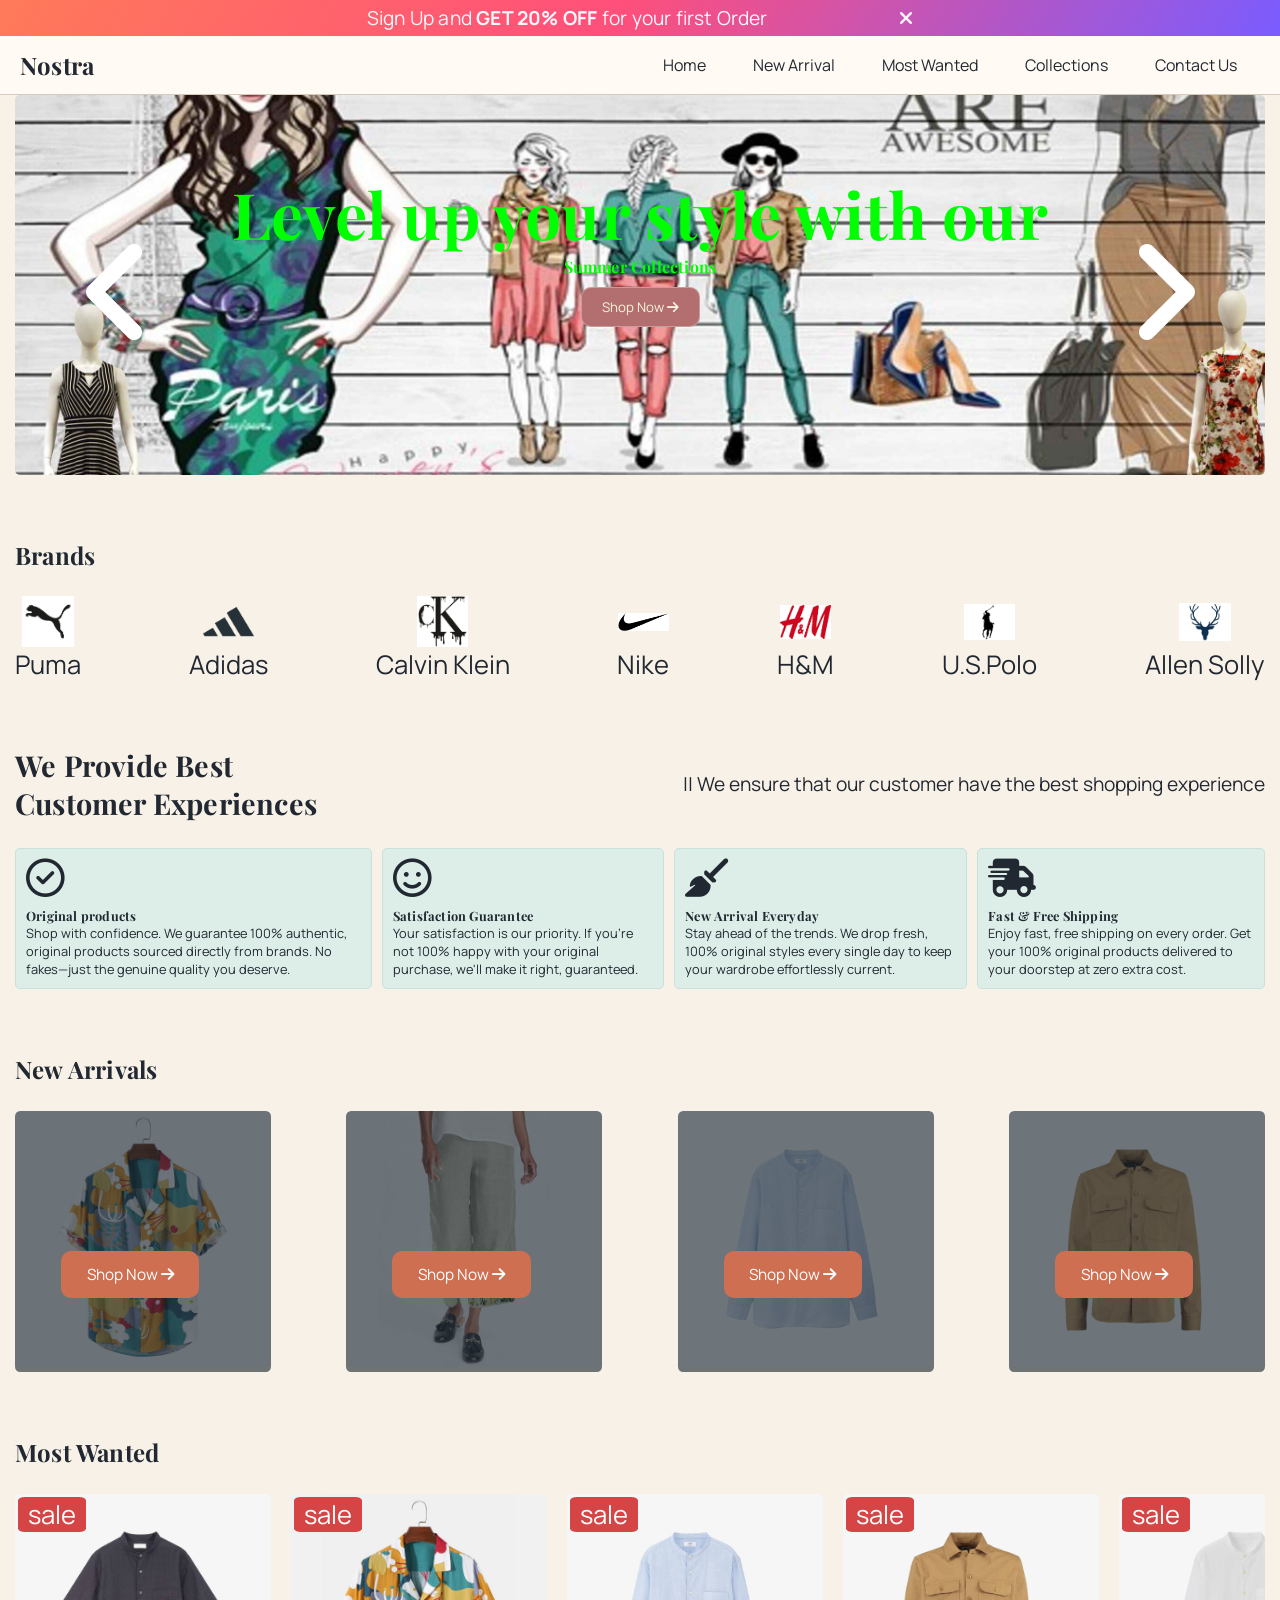
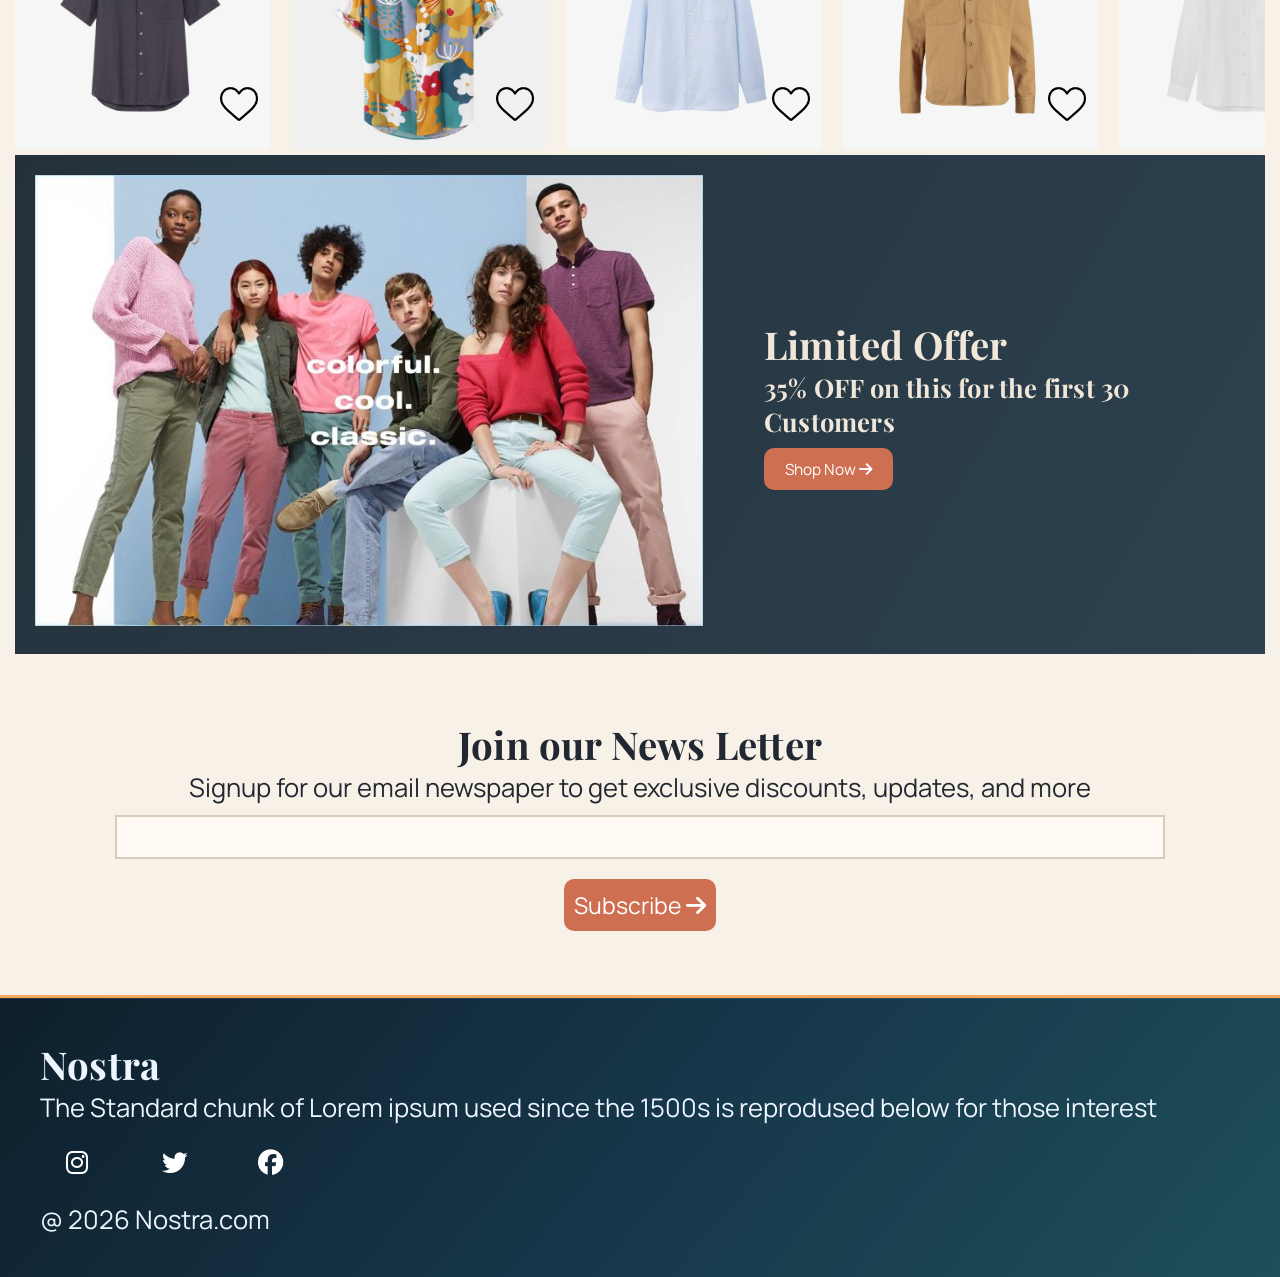
<file: index.html>
<!DOCTYPE html>
<html lang="en">

<head>
    <meta charset="UTF-8">
    <meta name="viewport" content="width=device-width, initial-scale=1.0">
    <title>Nostra</title>
    <!--Link CSS File-->
    <link rel="stylesheet" href="style.css">
    <!--Link Google Fonts-->
    <link rel="preconnect" href="https://fonts.googleapis.com">
    <link rel="preconnect" href="https://fonts.gstatic.com" crossorigin>
    <link href="https://fonts.googleapis.com/css2?family=Poppins:wght@400;500;700&display=swap" rel="stylesheet">

    <!--Link Font Awesome-->
    <link rel="stylesheet" href="https://cdnjs.cloudflare.com/ajax/libs/font-awesome/6.4.2/css/all.min.css">

</head>

<body>

    <!--Offer Bar-->

    <div class="offer-bar">
        <p>Sign Up and <b>GET 20% OFF</b> for your first Order
            <i id="offer-close" style="margin-left: 10%; cursor: pointer;" class="fa-solid fa-xmark"></i>
        </p>
    </div>
    <!--Navigation Bar-->
    <nav class="navbar">
        <h1>Nostra</h1>
        <div class="navbar-links">
            <p class="navbar-link"><a href="home">Home</a></p>
            <p class="navbar-link"><a href="#new-arrival">New Arrival</a></p>
            <p class="navbar-link"><a href="#most-wanted">Most Wanted</a></p>
            <p class="navbar-link"><a href="collections.html">Collections</a></p>
            <p class="navbar-link"><a href="./contactus.html">Contact Us</a></p>
        </div>


        <div class="navbar-menu-toggle">
            <i id="side-navbar-activate" class="fa-solid fa-bars"></i>
        </div>





    </nav>
    <!--Side Navbar-->
    <div class="side-navbar">
        <p style="text-align: right;">
            <i id="side-navbar-close" class="fa-solid fa-xmark"></i>
        </p>
        <div class="side-navbar-links">

            <p class="side-navbar-link"><a href="./index.html">Home</a></p>
            <p class="side-navbar-link"><a href="#new-arrival">New Arrival</a></p>
            <p class="side-navbar-link"><a href="#most-wanted">Most Wanted</a></p>
            <p class="side-navbar-link"><a href="./collections.html">Collections</a></p>
            <p class="side-navbar-link"><a href="./contactus.html">Contact Us</a></p>
        </div>

    </div>
    <div class="container">

        <!--Slider-->
        <div class="slider">
            <div class="slider-left-button">
                <i id="slider-left-activate" class="fa-solid fa-angle-left" style="color: #ffffff;"></i>
            </div>

            <div class="slider-content" style="color: #00ff00; font-weight: bold">
                <h1>Level up your style with our</h1>
                <h4>Summer Collections</h4>
                <button
                    style="border-radius: 10px; color: beige; background-color: rgb(179, 111, 111); cursor: pointer;">
                    Shop Now <i class="fa-solid fa-arrow-right"></i> </button>
            </div>

            <div class="slider-image-container">
                <img class="slider-image" src="img/others/slider-one.jpg" height="100%" width="100%" alt="">
                <img class="slider-image" src="img/others/slider-two.jpg" height="100%" width="100%" alt="">
                <img class="slider-image" src="img/others/slider-three.jpg" height="100%" width="100%" alt="">
            </div>

            <div class="slider-right-button">

                <i id="slider-right-activate" class="fa-solid fa-angle-right" style="color: #ffffff;"></i>
            </div>
        </div>

        <!--Brands-->


        <h2 style="margin-top: 5vw;">Brands</h2>
        <div class="brands">
            <div class="brands-item">
                <img class="brands-icon" src="img/icons/puma.png" alt="">
                <p>Puma</p>
            </div>

            <div class="brands-item">
                <img class="brands-icon" src="img/icons/adidas.png" alt="">
                <p>Adidas</p>
            </div>

            <div class="brands-item">
                <img class="brands-icon" src="img/icons/ck.png" alt="">
                <p>Calvin Klein</p>
            </div>

            <div class="brands-item">
                <img class="brands-icon" src="img/icons/nike.png" alt="">
                <p>Nike</p>
            </div>

            <div class="brands-item">
                <img class="brands-icon" src="img/icons/h&m.png" alt="">
                <p>H&M</p>
            </div>

            <div class="brands-item">
                <img class="brands-icon" src="img/icons/polo.png" alt="">
                <p>U.S.Polo</p>
            </div>

            <div class="brands-item">
                <img class="brands-icon" src="img/icons/allen_solly.jpg" alt="">
                <p>Allen Solly</p>
            </div>
        </div>


        <div class="initial-scroll-animate reveal-scroll-animate">
            <div class="service">

                <div class="servives-container-1">
                    <div>
                        <h2>We Provide Best</h2>
                        <h2>Customer Experiences</h2>
                    </div>
                    <div>
                        <p>|| We ensure that our customer have the best shopping experience</p>
                    </div>
                </div>

                <div class="servives-container-2">
                    <div>
                        <i style="font-size: 3vw;margin-bottom: 10px;" class="fa-regular fa-circle-check"></i>
                        <h4>Original products</h4>
                        <p>Shop with confidence. We guarantee 100% authentic, original products sourced directly from brands. No fakes—just the genuine quality you deserve.</p>
                    </div>

                    <div>
                        <i style="font-size: 3vw;margin-bottom: 10px;" class="fa-regular fa-face-smile"></i>
                        <h4>Satisfaction Guarantee</h4>
                        <p>Your satisfaction is our priority. If you're not 100% happy with your original purchase, we'll make it right, guaranteed.
                        </p>
                    </div>
                    
                    <div>
                        <i style="font-size: 3vw;margin-bottom: 10px;" class="fa-solid fa-broom"></i>
                        <h4>New Arrival Everyday</h4>
                        <p>Stay ahead of the trends. We drop fresh, 100% original styles every single day to keep your wardrobe effortlessly current.</p>
                    </div>

                    <div>
                        <i style="font-size: 3vw;margin-bottom: 10px;" class="fa-solid fa-truck-fast"></i>
                        <h4>Fast & Free Shipping</h4>
                        <p>Enjoy fast, free shipping on every order. Get your 100% original products delivered to your doorstep at zero extra cost.</p>
                    </div>
                </div>
            </div>
        </div>

        <div class="initial-scroll-animate reveal-scroll-animate">
            <h2 id="new-arrival" style=" margin-top: 5vw;">New Arrivals</h2>

            <div class="new-arrival">

                <div class="new-arrival-container">
                    <img style="width: 20vw;" src="img/products/f1.jpg" alt="">
                    <div class="overlay"></div>
                    <button> Shop Now <i class="fa-solid fa-arrow-right"></i> </button>

                </div>

                <div class="new-arrival-container">
                    <img style="width: 20vw;" src="img/products/f7.jpg" alt="">
                    <div class="overlay"></div>
                    <button> Shop Now <i class="fa-solid fa-arrow-right"></i> </button>

                </div>

                <div class="new-arrival-container">
                    <img style="width: 20vw;" src="img/products/n1.jpg" alt="">
                    <div class="overlay"></div>
                    <button> Shop Now <i class="fa-solid fa-arrow-right"></i> </button>

                </div>

                <div class="new-arrival-container">
                    <img style="width: 20vw;" src="img/products/n7.jpg" alt="">
                    <div class="overlay"></div>
                    <button> Shop Now <i class="fa-solid fa-arrow-right"></i> </button>

                </div>
            </div>
        </div>

        <div class="initial-scroll-animate reveal-scroll-animate">
            <h2 id="most-wanted" style=" margin-top: 5vw;">Most Wanted</h2>

            <div class="most-wanted">

                <div class="most-wanted-container">
                    <img style="width: 20vw;" src="img/products/n8.jpg" alt="">
                    <p class="sale-overlay">sale</p>
                    <img class="like-button" src="img/icons/blackheart.png" alt="">

                </div>

                <div class="most-wanted-container">
                    <img style="width: 20vw;" src="img/products/f1.jpg" alt="">

                    <p class="sale-overlay">sale</p>
                    <img class="like-button" src="img/icons/blackheart.png" alt="">
                </div>

                <div class="most-wanted-container">
                    <img style="width: 20vw;" src="img/products/n1.jpg" alt="">
                    <p class="sale-overlay">sale</p>
                    <img class="like-button" src="img/icons/blackheart.png" alt="">


                </div>

                <div class="most-wanted-container">
                    <img style="width: 20vw;" src="img/products/n7.jpg" alt="">
                    <p class="sale-overlay">sale</p>
                    <img class="like-button" src="img/icons/blackheart.png" alt="">


                </div>

                <div class="most-wanted-container">
                    <img style="width: 20vw;" src="img/products/n3.jpg" alt="">
                    <p class="sale-overlay">sale</p>
                    <img class="like-button" src="img/icons/blackheart.png" alt="">

                </div>

                <div class="most-wanted-container">
                    <img style="width: 20vw;" src="img/products/f7.jpg" alt="">

                    <p class="sale-overlay">sale</p>
                    <img class="like-button" src="img/icons/blackheart.png" alt="">
                </div>

                <div class="most-wanted-container">
                    <img style="width: 20vw;" src="img/products/n4.jpg" alt="">
                    <p class="sale-overlay">sale</p>
                    <img class="like-button" src="img/icons/blackheart.png" alt="">


                </div>

                <div class="most-wanted-container">
                    <img style="width: 20vw;" src="img/products/n7.jpg" alt="">
                    <p class="sale-overlay">sale</p>
                    <img class="like-button" src="img/icons/blackheart.png" alt="">


                </div>
            </div>
        </div>

        <div class="initial-scroll-animate reveal-scroll-animate">



            <div class="limited-offer">
                <div class="limited-offer-img">
                    <img src="img/others/offer.jpg" alt="">
                </div>
                <div class="limited-offer-text">
                    <h2>Limited Offer</h2>
                    <h4>35% OFF on this for the first 30 Customers</h4>
                    <button> Shop Now <i class="fa-solid fa-arrow-right"></i> </button>
                </div>
            </div>


        </div>

        <div class="news">
            <h2>Join our News Letter</h2>
            <p style="text-align: center;">Signup for our email newspaper to get exclusive discounts, updates, and more
            </p>
            <div style="margin-top: 10px;">
                <input class="search">
            </div>
            <div>
                <button> Subscribe <i class="fa-solid fa-arrow-right"></i> </button>
            </div>
        </div>

    </div>

    <div class="footer">
        <div class="footer-container">
            <div class="footer-box-1">
                <h2 class="headingText">Nostra</h2>
                <p>The Standard chunk of Lorem ipsum
                    used since the 1500s is reprodused
                    below for those interest</p>
                <div class="footer-icon-container">
                    <i class="icon fa-brands fa-instagram" style="color: #ffffff;"></i>
                    <i class="icon fa-brands fa-twitter" style="color: #ffffff;"></i>
                    <i class="icon fa-brands fa-facebook" style="color: #ffffff;"></i>
                </div>
            </div>



        </div>

        <p class="subtitle">@ 2026 Nostra.com</p>
    </div>



    <!--Link Javascript File-->
    <script src="script.js"></script>
</body>

</html>
</file>
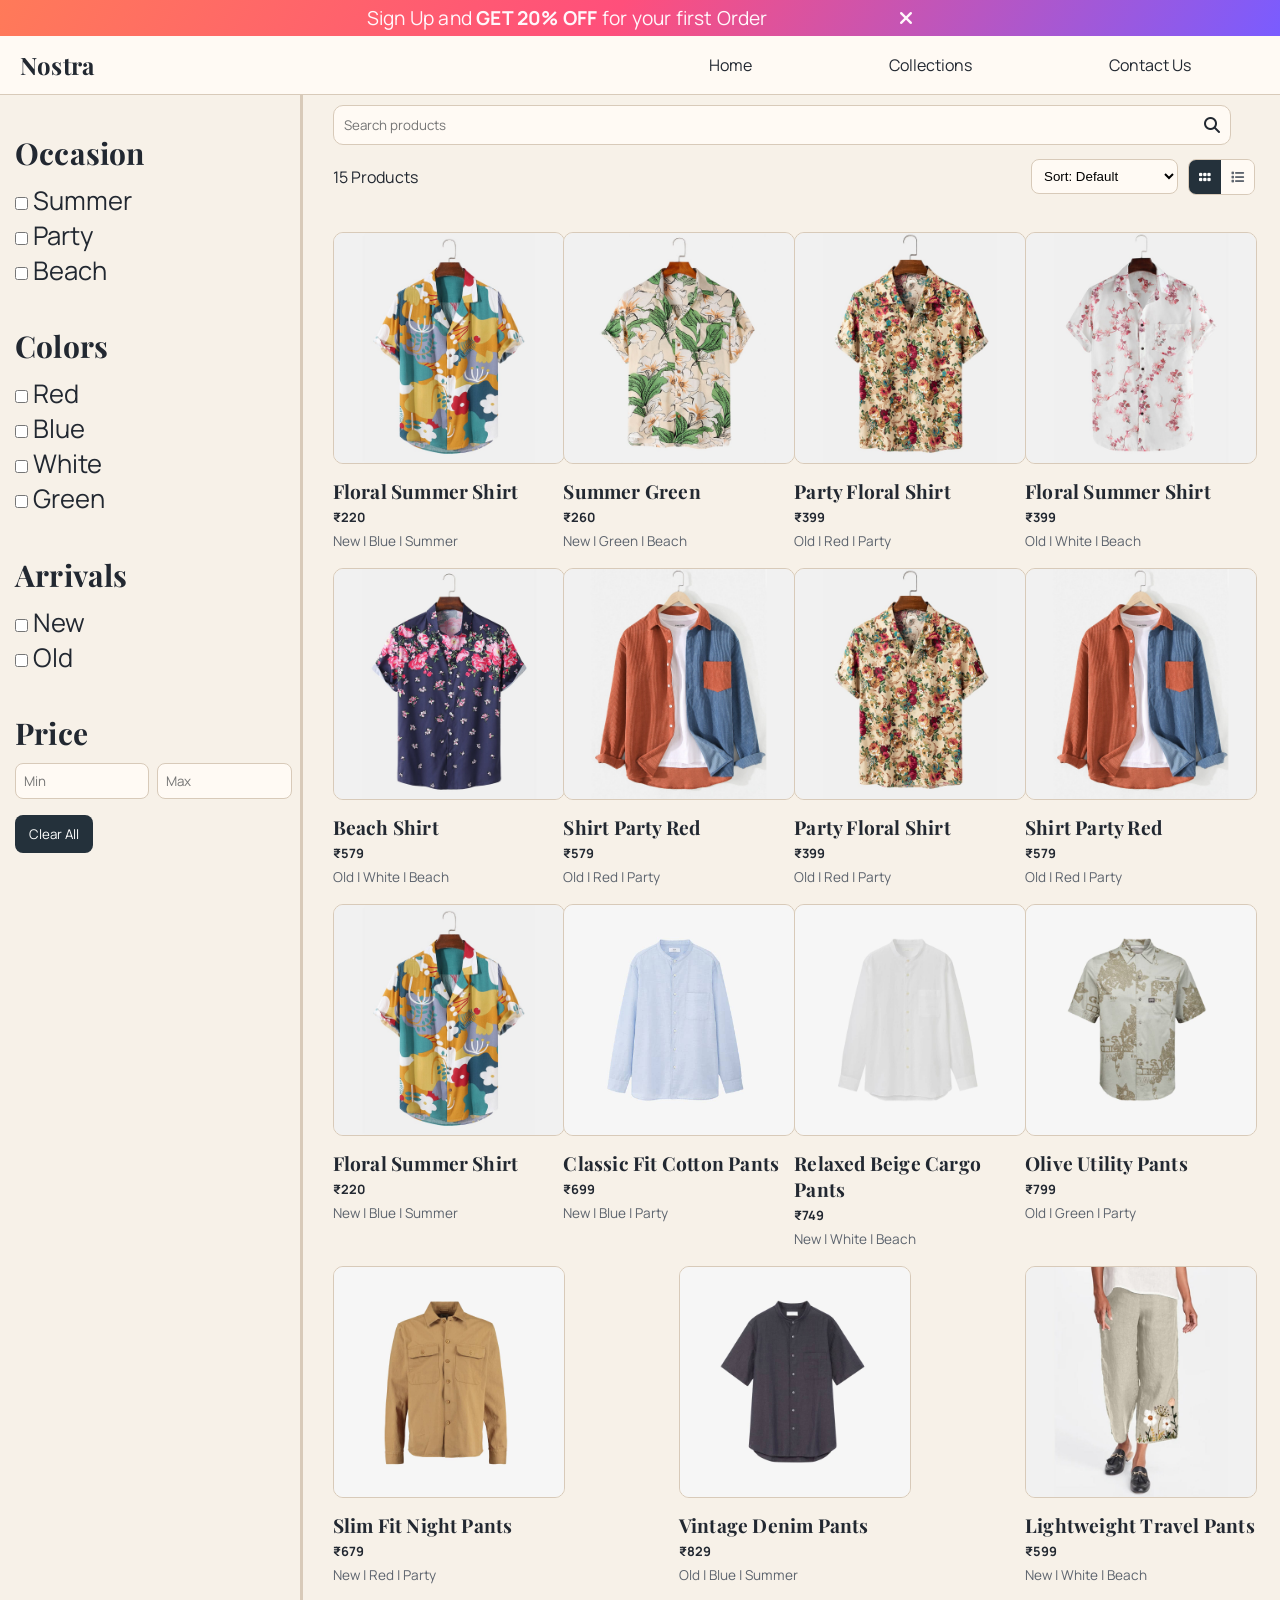
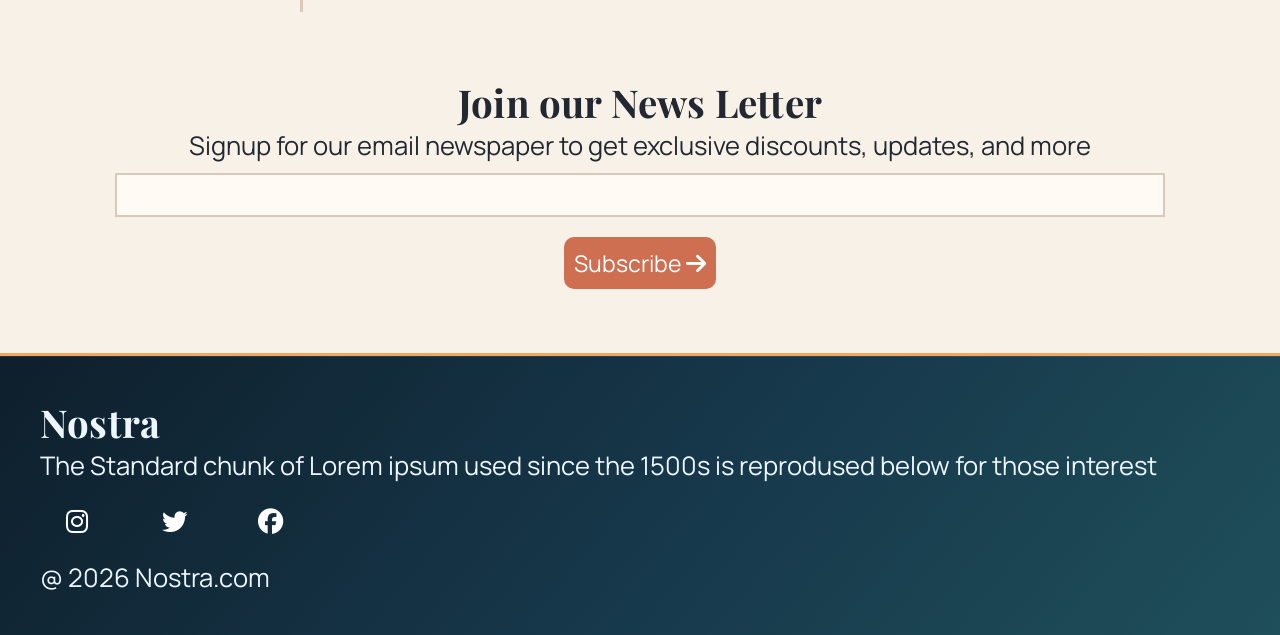
<file: collections.html>
<!DOCTYPE html>
<html lang="en">

<head>
    <meta charset="UTF-8">
    <meta name="viewport" content="width=device-width, initial-scale=1.0">
    <title>Collections</title>
    <!--Link CSS File-->
    <link rel="stylesheet" href="style.css">
    <!--Link Google Fonts-->
    <link rel="preconnect" href="https://fonts.googleapis.com">
    <link rel="preconnect" href="https://fonts.gstatic.com" crossorigin>
    <link href="https://fonts.googleapis.com/css2?family=Poppins:wght@400;500;700&display=swap" rel="stylesheet">

    <!--Link Font Awesome-->
    <link rel="stylesheet" href="https://cdnjs.cloudflare.com/ajax/libs/font-awesome/6.4.2/css/all.min.css">

</head>

<body>

    <!--Offer Bar-->

    <div class="offer-bar">
        <p>Sign Up and <b>GET 20% OFF</b> for your first Order
            <i id="offer-close" style="margin-left: 10%; cursor: pointer;" class="fa-solid fa-xmark"></i>
        </p>
    </div>
    <!--Navigation Bar-->
    <nav class="navbar">
        <h1>Nostra</h1>
        <div class="navbar-links">
            <p class="navbar-link"><a href="./index.html">Home</a></p>
            <p class="navbar-link"><a href="./collections.html">Collections</a></p>
            <p class="navbar-link"><a href="./contactus.html">Contact Us</a></p>
        </div>


        <div class="navbar-menu-toggle">
            <i id="side-navbar-activate" class="fa-solid fa-bars"></i>
        </div>





    </nav>

    <!--Side Navbar-->

    <div class="side-navbar">
        <p style="text-align: right;">
            <i id="side-navbar-close" class="fa-solid fa-xmark"></i>
        </p>
        <div class="side-navbar-links">

            <p class="side-navbar-link"><a href="./index.html">Home</a></p>
            <p class="side-navbar-link"><a href="./index.html">New Arrival</a></p>
            <p class="side-navbar-link"><a href="./index.html">Most Wanted</a></p>
            <p class="side-navbar-link"><a href="./collections.html">Collections</a></p>
            <p class="side-navbar-link"><a href="./contactus.html">Contact Us</a></p>
        </div>

    </div>

    <div class="container">

        <div class="divide-section">
            <div class="filter-section">

                <h3 class="filter-section-occasion">Occasion</h3>
                <div>
                    <input type="checkbox" name="tags" value="summer"> Summer <br>
                    <input type="checkbox" name="tags" value="party"> Party <br>
                    <input type="checkbox" name="tags" value="beach"> Beach

                </div>

                <h3 class="filter-section-colors"> Colors </h3>
                <div>
                    <input type="checkbox" name="tags" value="red"> Red <br>
                    <input type="checkbox" name="tags" value="blue"> Blue <br>
                    <input type="checkbox" name="tags" value="white"> White <br>
                    <input type="checkbox" name="tags" value="green"> Green
                </div>

                <h3 class="filter-section-arrivals"> Arrivals </h3>
                <div>
                    <input type="checkbox" name="tags" value="new"> New <br>
                    <input type="checkbox" name="tags" value="old"> Old

                </div>

                <h3 class="filter-section-price"> Price </h3>
                <div class="price-filter">
                    <input type="number" id="min-price" placeholder="Min" min="0">
                    <input type="number" id="max-price" placeholder="Max" min="0">
                </div>

                <button id="clear-filters" type="button" class="clear-filters-btn">Clear All</button>


                <hr class="vertical-line">
            </div>

            <div class="product-section">
                <form class="navbar-search">
                    <input type="search" placeholder="Search products">
                    <i class="fa-solid fa-magnifying-glass"></i>
                </form>

                <div class="collection-toolbar">
                    <p id="results-count">0 Products</p>
                    <div class="toolbar-actions">
                        <select id="sort-select" aria-label="Sort products">
                            <option value="default">Sort: Default</option>
                            <option value="price-asc">Price: Low to High</option>
                            <option value="price-desc">Price: High to Low</option>
                            <option value="name-asc">Name: A to Z</option>
                        </select>

                        <div class="view-toggle" role="group" aria-label="Toggle product view">
                            <button id="grid-view" class="active" type="button" aria-pressed="true"><i class="fa-solid fa-grip"></i></button>
                            <button id="list-view" type="button" aria-pressed="false"><i class="fa-solid fa-list"></i></button>
                        </div>
                    </div>
                </div>

                <div id="active-filters" class="active-filters"></div>

                <div class="products">
                </div>
            </div>
        </div>



        <div class="news">
            <h2>Join our News Letter</h2>
            <p style="text-align: center;">Signup for our email newspaper to get exclusive discounts, updates, and more
            </p>
            <div style="margin-top: 10px;">
                <input class="search">
            </div>
            <div>
                <button> Subscribe <i class="fa-solid fa-arrow-right"></i> </button>
            </div>
        </div>

    </div>

    <div class="footer">
        <div class="footer-container">
            <div class="footer-box-1">
                <h2 class="headingText">Nostra</h2>
                <p>The Standard chunk of Lorem ipsum
                    used since the 1500s is reprodused
                    below for those interest</p>
                <div class="footer-icon-container">
                    <i class="icon fa-brands fa-instagram" style="color: #ffffff;"></i>
                    <i class="icon fa-brands fa-twitter" style="color: #ffffff;"></i>
                    <i class="icon fa-brands fa-facebook" style="color: #ffffff;"></i>
                </div>
            </div>



        </div>

        <p class="subtitle">@ 2026 Nostra.com</p>
    </div>



    <!--Link Javascript File-->
    <script src="products.js"></script>
    <script src="collections.js"></script>
</body>

</html>
</file>
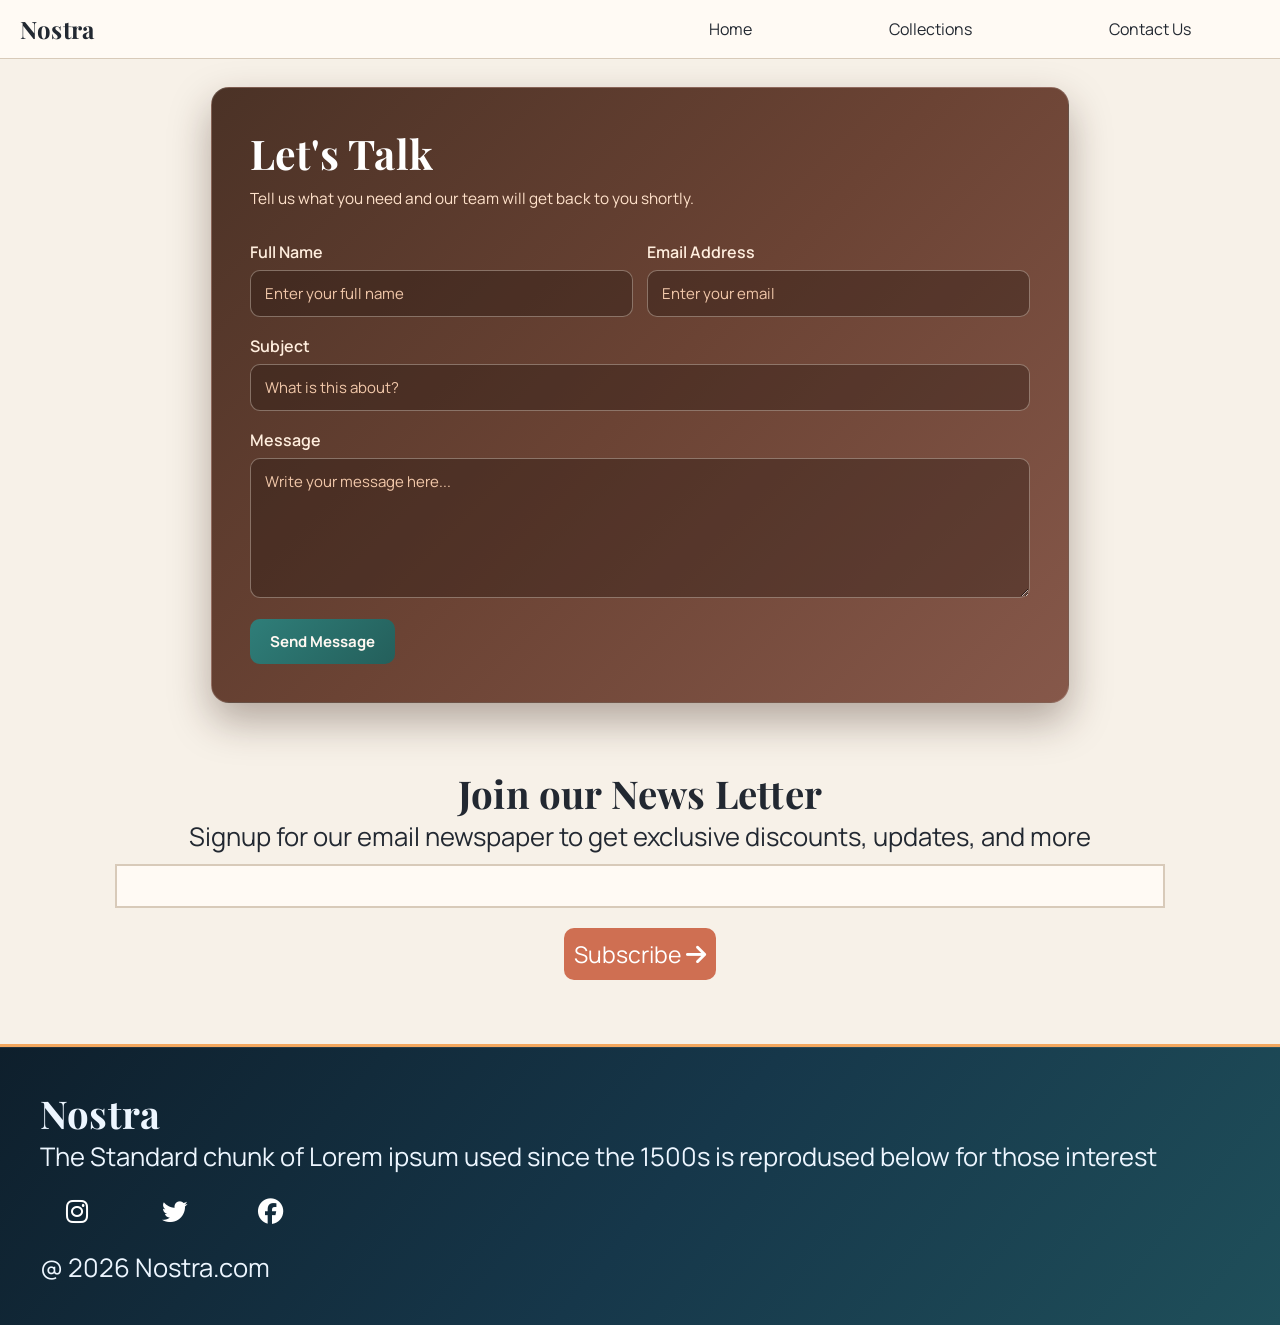
<file: contactus.html>
<!DOCTYPE html>
<html lang="en">

<head>
    <meta charset="UTF-8">
    <meta name="viewport" content="width=device-width, initial-scale=1.0">
    <title>Nostra</title>
    <!--Link CSS File-->
    <link rel="stylesheet" href="style.css">

    <!--Link Font Awesome-->
    <link rel="stylesheet" href="https://cdnjs.cloudflare.com/ajax/libs/font-awesome/6.4.2/css/all.min.css">

</head>

<body>







    <!--Navigation Bar-->
    <nav class="navbar">
        <h1>Nostra</h1>
        <div class="navbar-links">
            <p class="navbar-link"><a href="./index.html">Home</a></p>
            <p class="navbar-link"><a href="collections.html">Collections</a></p>
            <p class="navbar-link"><a href="./contactus.html">Contact Us</a></p>
        </div>


        <div class="navbar-menu-toggle">
            <i id="side-navbar-activate" class="fa-solid fa-bars"></i>
        </div>





    </nav>

    <!--Side Navbar-->

    <div class="side-navbar">
        <p style="text-align: right;">
            <i id="side-navbar-close" class="fa-solid fa-xmark"></i>
        </p>
        <div class="side-navbar-links">

            <p class="side-navbar-link"><a href="./index.html">Home</a></p>
            <p class="side-navbar-link"><a href="./index.html">New Arrival</a></p>
            <p class="side-navbar-link"><a href="./index.html">Most Wanted</a></p>
            <p class="side-navbar-link"><a href="./collections.html">Collections</a></p>
            <p class="side-navbar-link"><a href="./contactus.html">Contact Us</a></p>
        </div>

    </div>

    <div class="container">

        <div class="contact-form">
            <h2>Let's Talk</h2>
            <p class="contact-form-subtitle">Tell us what you need and our team will get back to you shortly.</p>

            <form action="#" method="post" id="contactForm">
                <div class="contact-form-row">
                    <div>
                        <label for="name">Full Name</label>
                        <input type="text" id="name" name="name" placeholder="Enter your full name" required>
                    </div>
                    <div>
                        <label for="email">Email Address</label>
                        <input type="email" id="email" name="email" placeholder="Enter your email" required>
                    </div>
                </div>

                <label for="subject">Subject</label>
                <input type="text" id="subject" name="subject" placeholder="What is this about?" required>

                <label for="message">Message</label>
                <textarea id="message" name="message" placeholder="Write your message here..." required></textarea>

                <button type="submit">Send Message</button>
            </form>
        </div>

    </div>



    <div class="news">
        <h2>Join our News Letter</h2>
        <p style="text-align: center;">Signup for our email newspaper to get exclusive discounts, updates, and more</p>
        <div style="margin-top: 10px;">
            <input class="search">
        </div>
        <div>
            <button> Subscribe <i class="fa-solid fa-arrow-right"></i> </button>
        </div>
    </div>

    </div>

    <div class="footer">
        <div class="footer-container">
            <div class="footer-box-1">
                <h2 class="headingText">Nostra</h2>
                <p>The Standard chunk of Lorem ipsum
                    used since the 1500s is reprodused
                    below for those interest</p>
                <div class="footer-icon-container">
                    <i class="icon fa-brands fa-instagram" style="color: #ffffff;"></i>
                    <i class="icon fa-brands fa-twitter" style="color: #ffffff;"></i>
                    <i class="icon fa-brands fa-facebook" style="color: #ffffff;"></i>
                </div>
            </div>



        </div>

        <p class="subtitle">@ 2026 Nostra.com</p>
    </div>



    <script src="./contact.js"></script>
</body>

</html>
</file>
<file: style.css>
@import url('https://fonts.googleapis.com/css2?family=Manrope:wght@400;500;600;700&family=Playfair+Display:wght@600;700&display=swap');

:root {
    --bg: #f7f1e8;
    --surface: #fffaf4;
    --ink: #222831;
    --muted: #5d646e;
    --brand: #cf6f52;
    --brand-dark: #ab563e;
    --accent: #2f7e79;
    --accent-soft: #ddeee9;
    --night: #24313b;
    --line: #d8cab9;
    --light: #f0e6d9;
    --white: #ffffff;
    --sale: #d64545;
}

* {
    margin: 0px;
    padding: 0px;
}

html{
    scroll-behavior: smooth;
}



body {
    font-family: 'Manrope', sans-serif;
    background-color: var(--bg);
    color: var(--ink);
    
}

h1, h2, h3, h4 {
    font-family: 'Playfair Display', serif;
    letter-spacing: 0.2px;
}

p, a, button, input, textarea, label {
    font-family: 'Manrope', sans-serif;
}


  body::-webkit-scrollbar {
    width: 0; 
  }
  
  

.offer-bar {
    background: linear-gradient(120deg, #ff7a59 0%, #ff4f7b 48%, #7a5cff 100%);
    color: #fff7fb;
    letter-spacing: 0.2px;
    box-shadow: 0 6px 18px rgba(122, 92, 255, 0.28);
    padding: 5px;
    text-align: center;
    font-size: 1.5vw;
}

.container {
    padding-left: 15px;
    padding-right: 15px;
}

/* Main Navigation Bar*/
.navbar {
    display: flex;
    justify-content: space-between;
    color: var(--ink);
    align-items: center;
    position: sticky;
    top: 0px;
    background-color: var(--surface);
    border-bottom: 1px solid var(--line);
    padding-top: 1vw;
    padding-bottom: 1vw;
    padding-left: 20px;
    padding-right: 20px;
    z-index: 3;
}

.navbar-links {
    display: flex;
    width: 50%;
    justify-content: space-around;
    align-items: center;
}

.navbar-links a{
    text-decoration: none;
    color: var(--ink);
}

.navbar-links a:hover{
    text-decoration: underline;
    color: var(--accent);
}

.navbar-search {
    border: solid var(--line) 1px;
    background-color: var(--surface);
    border-radius: 10px;
    padding: 10px;
    display: flex;
    align-items: center;
    width: 95%;
}

.navbar-search input {
    border: none;
    width: 100%;
    background-color: transparent;
    
}

input:focus {
    outline: none;
}

.navbar-menu-toggle {
    display: none;
}

/*0 to 800px */

@media screen and (max-width:900px) {

    .navbar-menu-toggle {
        display: block;
    }

    .navbar-links {
        display: none;
    }

    

}

/* Side Navbar */
.side-navbar{
    position: fixed;
    top: 0;
    left: 0;
    width: 50%;
    height: 100%;
    background-color: var(--night);
    color: var(--light);
    margin-left: -60%;
    transition-duration: 1s;
    z-index: 10;
    padding: 20px;
  
}

.side-navbar-link{
    margin-bottom: 30px;
}

.side-navbar-links a{
    text-decoration: none;
    color: var(--light);
}

.side-navbar-links a:hover{
    text-decoration: underline;
    color: var(--white);
}

.side-navbar-search {
    border: solid var(--light) 1px;
    border-radius: 10px;
    padding: 10px;
    display: inline-block;
}

.side-navbar-search input {
    border: none;
    background: transparent;
}

/*Slider*/

.slider{
    overflow: hidden;
    display: flex;
    width: 100%;
    position: relative;
    
    border-radius: 5px;

}

.slider-image-container{
    display: flex;
    transition: 2s;
    height: 380px;
}

.slider-image{
    width: 100vw;
    height: 100%;
    object-fit: cover;
    flex-shrink: 0;
}

@media screen and (max-width:900px) {
    .slider-image-container {
        height: 260px;
    }

    .slider-image {
        height: 100%;
    }
}

.slider-left-button{
    position: absolute;
    top: 35%;
    left: 5%;
    z-index: 1;
}

.slider-left-button i{
    font-size: 10vw;
    
}
.slider-right-button{
    position: absolute;
    top: 35%;
    right: 5%;
}
.slider-right-button i{
    font-size: 10vw;
}
.slider-content{
    position: absolute;
    color: var(--white);
    text-align: center;
     width: 100%;
     top: 20%;
}
.slider-content h1{
    font-size: 5vw;
}
.slider-content button{
   padding-left: 20px;
   padding-right: 20px;
   padding-top: 10px;
   padding-bottom: 10px;
   margin-top: 10px;
    color: var(--white);
    background-color: var(--brand);
    border: 1px solid rgba(255, 255, 255, 0.3);
}

/* Brands*/
.brands{
    display: flex;
    margin-top: 2vw;
    
    justify-content: space-between;
    
    
}

.brands-icon{
    width: clamp(38px, 4vw, 56px);
    height: clamp(38px, 4vw, 56px);
    object-fit: contain;
    display: block;
    align-items: center;

}

.brands-item{
    display: flex;
    align-items: center;
    flex-direction: column;
    text-align: center;
    font-size: 2vw;
}

.servives-container-1
{
    margin-top: 5vw;
    margin-bottom: 2vw;
    display: flex;
    justify-content: space-between;
    align-items: center;
    font-size: 1.5vw;
}

.servives-container-2
{
    
    display: flex;
    justify-content: space-between;
    align-items: center;

    gap: 10px;
    font-size: 1vw;
    
}

.servives-container-2 div{
    border-radius: 5px;
    background-color: var(--accent-soft);
    border: 1px solid #c8e1da;
    padding: 10px;
    display: flex;
    flex-direction: column;
    
    

}

.servives-container-2 iframe {
    display: block;
    margin: auto;
    align-self: center;
}

.new-arrival{
    display: flex;
    justify-content: space-between;
    margin-top: 2vw;
   
    
}

.new-arrival-container{
   position: relative;
   
    
}

.new-arrival-container img{
    border-radius: 2%;
    
     
 }
 

.overlay{
    border-radius: 2%;
    position: absolute;
    width: 100%;
    height: 100%;
    background-color: #152029;
    z-index: 2;
    top: 0;
    opacity: 0.6;
 }
 


.new-arrival button{
    padding-left: 10%;
    padding-right: 10%;
    padding-top: 5%;
    padding-bottom: 5%;
    margin-top: 10px;
    font-size: 1.2vw;
    color: var(--white);
    background-color: var(--brand);
    border-radius: 10px;
    position: absolute;
    border: none;
    top: 50%;
    left: 18%;
    z-index: 2;
    

 }

 .most-wanted{
    display: flex;
    justify-content: space-between;
    margin-top: 2vw;
    overflow-x: scroll;
    gap: 20px;
   
    
}

.most-wanted-container{
   position: relative; 
}

.most-wanted img{
    border-radius: 2%;
    
     
 }

 .sale-overlay{
    position: absolute;
    top:3px;
    left: 3px;
    font-size: 2vw;
    background-color: var(--sale);
    color: var(--white);
    padding-left: 10px;
    padding-right: 10px;
    border-radius: 10%;
 }

 .most-wanted::-webkit-scrollbar {
    appearance: none;
    
  }
   
.like-button{
    position: absolute;
    width: 15%;
    bottom: 12%;
    right: 5%;
}

.limited-offer{
    display: flex;
    justify-content: center;
    
    align-items: center;
    background: linear-gradient(120deg, var(--night), #2d414f);
    color: var(--light);
    padding: 20px;
    font-size: 2vw;
}

.limited-offer img{
    width: 100%;
    height: 100%100%;
}

.limited-offer-text{
    padding: 5%;
}

.limited-offer button{
    padding-left: 5%;
    padding-right: 5%;
    padding-top: 2.5%;
    padding-bottom: 2.5%;
    margin-top: 10px;
    font-size: 1.2vw;
    color: var(--white);
    background-color: var(--brand);
    border: 1px solid rgba(255, 255, 255, 0.22);
    border-radius: 10px;
 
    border: none;
    
    

 }

 /* Scroll Animate */

 .initial-scroll-animate{
   
    transition: 3s;
 }

 .reveal-scroll-animate{
    opacity: 0;
 }

 .news{
    font-size: 2vw;
    margin-top: 5vw;
    display: flex;
    flex-direction: column;
    align-items: center;
}

.news input{
    padding: 11px;
    width: 80vw;
    margin-bottom: 10px;
    border: solid var(--line) 2px;
    background-color: var(--surface);

}

.news input:focus{
   outline: none;

}

.news button{
    
    margin-top: 10px;
    font-size: 1.8vw;
    color: var(--white);
    background-color: var(--brand);
    border-radius: 10px;
    border: none;
    padding:10px
    
    

 }


 .icon{
    width: 40px;
    margin: 2vw;

}
.footer{
    font-size: 2vw;
    margin-top: 5vw;
    padding: 40px;
    background: linear-gradient(130deg, #0e1f2c 0%, #16374a 52%, #1f4f5a 100%);
    color: #edf6ff;
    border-top: 3px solid #f3a75e;
    box-shadow: inset 0 1px 0 rgba(255, 255, 255, 0.08);
    box-sizing: border-box;
}

.footer-container{
   
    display: flex;
    align-items: center;
    flex-wrap: wrap;
}

.footer-box-1{
    display: flex;
    flex-direction: column;
  
}

.footer-box-2{
    display: flex;
}

/* Collections */

.divide-section{
    display: flex;
}

.filter-section{
    flex-basis: 25%;
    position: relative;
    font-size: 2vw;
}

.product-section{
    flex-basis: 75%;
    position: relative;
}

.vertical-line {
    border: none;
    border-left: 3px solid var(--line); /* Adjust color and width as needed */
    height: 100%; /* Adjust height as needed */
    margin: 0 20px; /* Adjust margin as needed */
    position: absolute;
    top: 0px;
    right: 0px
    
  }

.filter-section-price,.filter-section-arrivals,.filter-section-occasion,.filter-section-colors{
    margin-top: 3vw;
    margin-bottom: 10px;
    
}

.product-section{
    padding: 10px;
}

.price-filter {
    display: flex;
    gap: 8px;
    width: 90%;
}

.price-filter input {
    width: 100%;
    padding: 8px;
    border: 1px solid var(--line);
    border-radius: 8px;
    background-color: var(--surface);
}

.clear-filters-btn {
    margin-top: 16px;
    background-color: var(--night);
    color: var(--white);
    border: none;
    border-radius: 8px;
    padding: 10px 14px;
    cursor: pointer;
}

.collection-toolbar {
    margin-top: 14px;
    display: flex;
    justify-content: space-between;
    align-items: center;
    gap: 12px;
    flex-wrap: wrap;
}

.toolbar-actions {
    display: flex;
    align-items: center;
    gap: 10px;
}

#sort-select {
    border: 1px solid var(--line);
    border-radius: 8px;
    background-color: var(--surface);
    padding: 8px;
}

.view-toggle {
    display: flex;
    border: 1px solid var(--line);
    border-radius: 8px;
    overflow: hidden;
}

.view-toggle button {
    border: none;
    background-color: var(--surface);
    color: var(--muted);
    padding: 8px 10px;
    cursor: pointer;
}

.view-toggle button.active {
    background-color: var(--night);
    color: var(--white);
}

.active-filters {
    margin-top: 12px;
    display: flex;
    flex-wrap: wrap;
    gap: 8px;
}

.active-filters span {
    background-color: var(--accent-soft);
    border: 1px solid #c8e1da;
    color: var(--ink);
    border-radius: 999px;
    padding: 5px 10px;
    font-size: 0.86rem;
}

.products{
    margin-top: 2vw;
    display: flex;
    flex-wrap: wrap;
    justify-content: space-between;
    font-size:1vw;
}

.product {
    width: min(230px, 48%);
    margin-bottom: 18px;
}

.product img {
    width: 100%;
    border-radius: 10px;
    border: 1px solid var(--line);
    background-color: var(--surface);
}

.product h1 {
    margin-top: 10px;
    font-size: 1.2rem;
}

.product p {
    margin-top: 4px;
    font-weight: 700;
}

.product-tags {
    display: inline-block;
    margin-top: 6px;
    color: var(--muted);
    font-size: 0.85rem;
    text-transform: capitalize;
}

.products-list-view {
    display: flex;
    flex-direction: column;
    gap: 14px;
}

.products-list-view .product {
    width: 100%;
    display: grid;
    grid-template-columns: 110px 1fr;
    grid-template-rows: auto auto auto;
    column-gap: 14px;
    align-items: center;
    padding: 10px;
    border: 1px solid var(--line);
    border-radius: 10px;
    background-color: var(--surface);
    box-sizing: border-box;
}

.products-list-view .product img {
    grid-row: 1 / 4;
    width: 110px;
    height: 110px;
    object-fit: cover;
}

.products-list-view .product h1,
.products-list-view .product p,
.products-list-view .product .product-tags {
    margin-top: 0;
}

@media screen and (max-width:900px) {
    .divide-section {
        flex-direction: column;
    }

    .filter-section,
    .product-section {
        flex-basis: 100%;
        width: 100%;
    }

    .vertical-line {
        display: none;
    }

    .filter-section {
        font-size: 1rem;
        padding-bottom: 10px;
        border-bottom: 1px solid var(--line);
    }

    .products {
        justify-content: space-between;
        font-size: 1rem;
    }

    .product {
        width: 48%;
    }
}

@media screen and (max-width:600px) {
    .product {
        width: 100%;
    }

    .collection-toolbar {
        align-items: stretch;
    }

    .toolbar-actions {
        width: 100%;
        justify-content: space-between;
    }
}



    .contact-form {
        background: linear-gradient(135deg, #4b3226 0%, #6b4334 50%, #86584a 100%);
        color: #fff4ea;
        border-radius: 18px;
        border: 1px solid rgba(255, 255, 255, 0.14);
        box-shadow: 0 18px 40px rgba(53, 29, 20, 0.35);
        width: min(780px, 92vw);
        margin: 28px auto 8px;
        padding: clamp(20px, 4vw, 38px);
    }

    .contact-form h2 {
        font-size: clamp(1.8rem, 3.2vw, 2.6rem);
        margin-bottom: 8px;
        color: #ffffff;
    }

    .contact-form-subtitle {
        color: #ffe2cb;
        margin-bottom: 22px;
        font-size: clamp(0.95rem, 1.2vw, 1.05rem);
    }

    .contact-form-row {
        display: grid;
        grid-template-columns: repeat(2, minmax(0, 1fr));
        gap: 14px;
    }

    .contact-form label {
        display: block;
        margin-bottom: 7px;
        margin-top: 10px;
        font-weight: 600;
        color: #ffeede;
    }

    .contact-form input[type="text"],
    .contact-form input[type="email"],
    .contact-form textarea {
        box-sizing: border-box;
        width: 100%;
        padding: 12px 14px;
        border: 1px solid rgba(255, 240, 225, 0.35);
        border-radius: 10px;
        background-color: rgba(38, 23, 17, 0.36);
        color: #fff8f2;
        margin-bottom: 8px;
        font-size: 15px;
    }

    .contact-form input::placeholder,
    .contact-form textarea::placeholder {
        color: #f2c8aa;
    }

    .contact-form textarea {
        resize: vertical;
        min-height: 140px;
    }

    .contact-form button {
        margin-top: 8px;
        color: #fff8f2;
        border: none;
        border-radius: 10px;
        padding: 12px 20px;
        cursor: pointer;
        font-size: 15px;
        font-weight: 700;
        background: linear-gradient(135deg, #2f7e79 0%, #245f5b 100%);
        transition: transform 0.2s ease, filter 0.2s ease;
    }

    .contact-form button:hover {
        transform: translateY(-1px);
        filter: brightness(1.03);
    }

    .contact-form input:focus,
    .contact-form textarea:focus {
        border-color: #4bc2b9;
        box-shadow: 0 0 0 3px rgba(75, 194, 185, 0.25);
    }

    @media screen and (max-width:700px) {
        .contact-form-row {
            grid-template-columns: 1fr;
            gap: 0;
        }
    }
</file>
